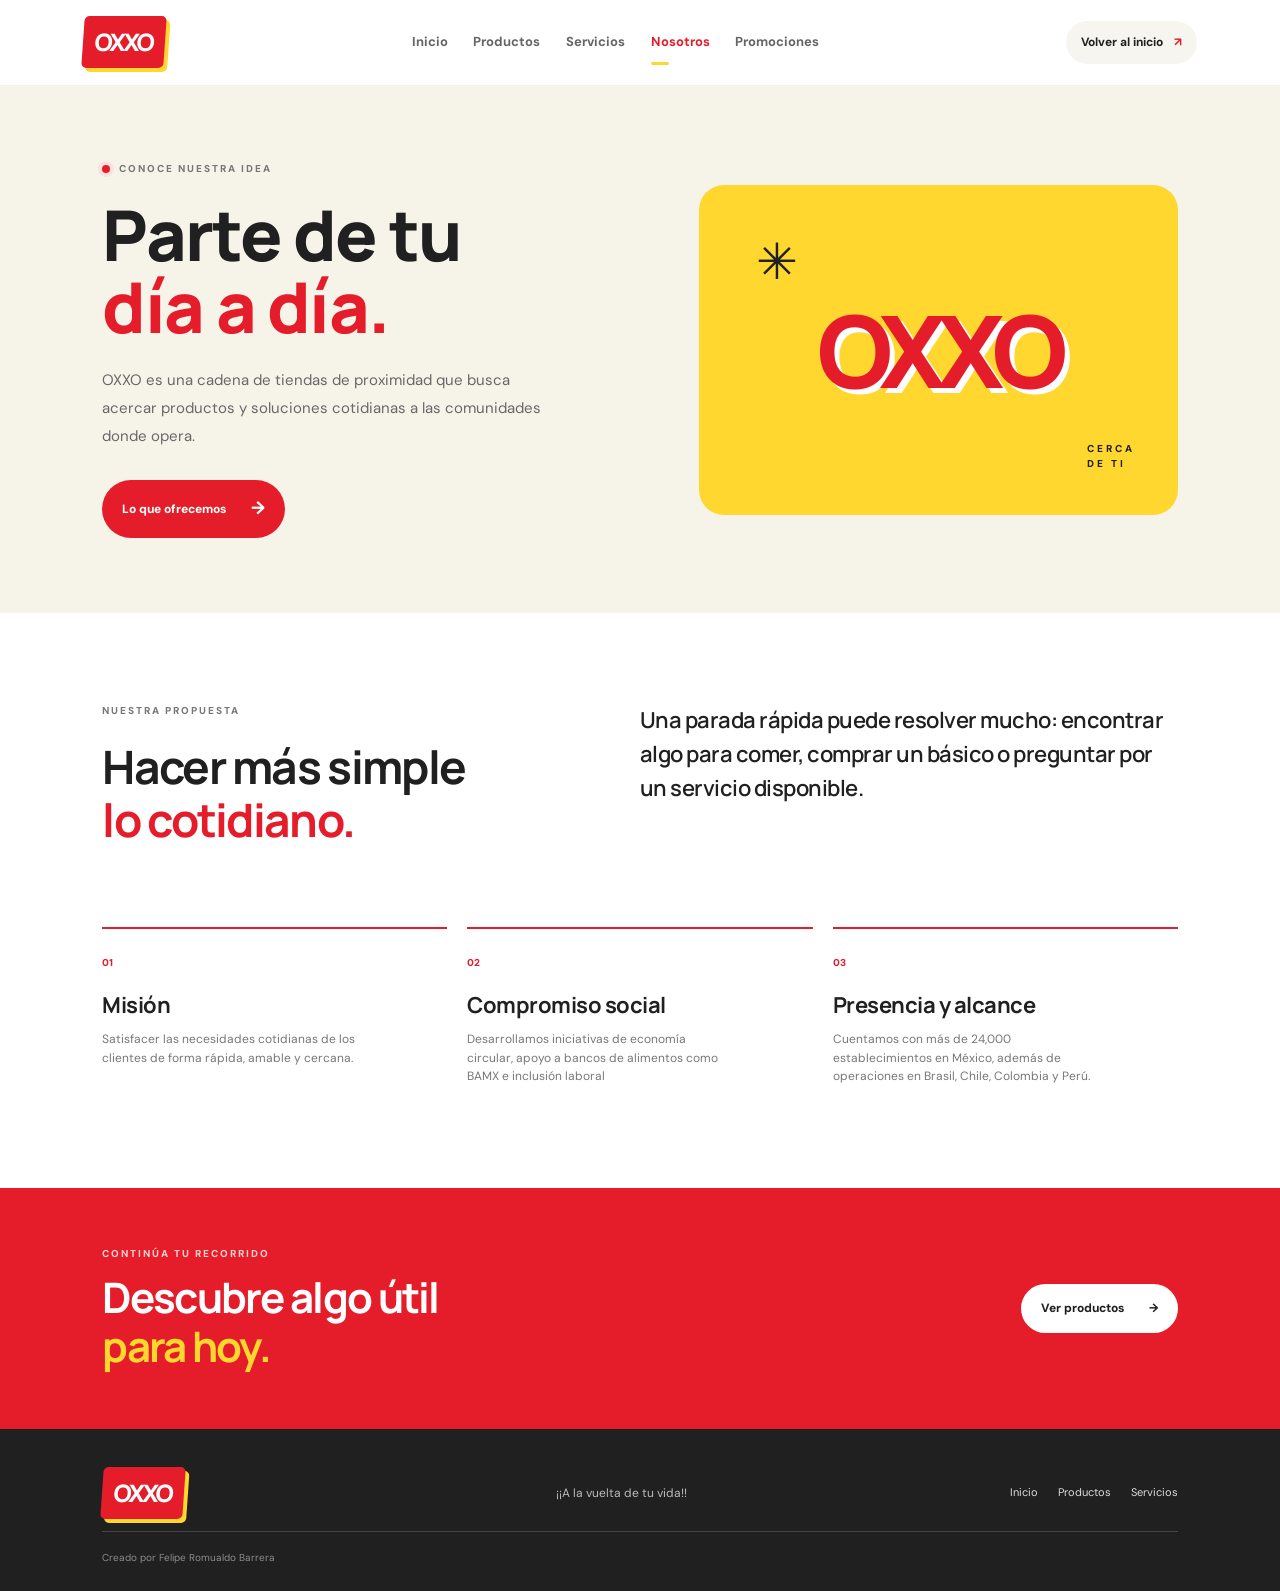
<file: nosotros.html>
<!DOCTYPE html>
<html lang="es"><head><meta charset="UTF-8"><meta name="viewport" content="width=device-width, initial-scale=1.0"><title>Nosotros | OXXO</title><link rel="stylesheet" href="css/estilos.css"></head><body>
<header class="site-header"><a class="brand" href="index.html"><span class="brand-mark">OXXO</span></a><button class="menu-toggle" aria-label="Abrir menú" aria-expanded="false">☰</button><nav class="main-nav"><a href="index.html">Inicio</a><a href="productos.html">Productos</a><a href="servicios.html">Servicios</a><a class="active" href="nosotros.html">Nosotros</a><a href="promociones.html">Promociones</a></nav><a class="header-cta" href="index.html">Volver al inicio <span>↗</span></a></header>
<main><section class="page-hero about-hero"><div><p class="eyebrow"><span class="dot"></span> CONOCE NUESTRA IDEA</p><h1>Parte de tu<br><em>día a día.</em></h1><p class="hero-text">OXXO es una cadena de tiendas de proximidad que busca acercar productos y soluciones cotidianas a las comunidades donde opera.</p><a class="btn btn-red" href="servicios.html">Lo que ofrecemos <span>→</span></a></div><div class="page-hero-art about-art"><span class="about-big">OXXO</span><span class="about-spark">✳</span><span class="about-caption">CERCA<br>DE TI</span></div></section>
<section class="section section-light"><div class="about-columns"><div><p class="eyebrow">NUESTRA PROPUESTA</p><h2>Hacer más simple<br><em>lo cotidiano.</em></h2></div><div><p class="large-copy">Una parada rápida puede resolver mucho: encontrar algo para comer, comprar un básico o preguntar por un servicio disponible.</p><p class="muted">&nbsp;</p>
</div></div><div class="values-grid"><article><span>01</span><h3>Misión</h3>
  <p>Satisfacer las necesidades cotidianas de los clientes de forma rápida, amable y cercana.</p>
</article><article><span>02</span><h3>Compromiso social</h3>
  <p>Desarrollamos iniciativas de economía circular, apoyo a bancos de alimentos como BAMX e inclusión laboral</p>
</article><article><span>03</span><h3>Presencia y alcance</h3>
  <p>Cuentamos con más de 24,000 establecimientos en México, además de operaciones en Brasil, Chile, Colombia y Perú.</p>
</article></div></section>
<section class="closing-band"><div><p class="eyebrow">CONTINÚA TU RECORRIDO</p><h2>Descubre algo útil<br><em>para hoy.</em></h2></div><a class="btn btn-light" href="productos.html">Ver productos <span>→</span></a></section></main><footer class="site-footer"><a class="brand" href="index.html"><span class="brand-mark">OXXO</span></a><p>¡¡A la vuelta de tu vida!!</p>
  <div class="footer-links"><a href="index.html">Inicio</a><a href="productos.html">Productos</a><a href="servicios.html">Servicios</a></div><small>Creado por Felipe Romualdo Barrera</small></footer><script src="js/main.js"></script></body></html>
</file>
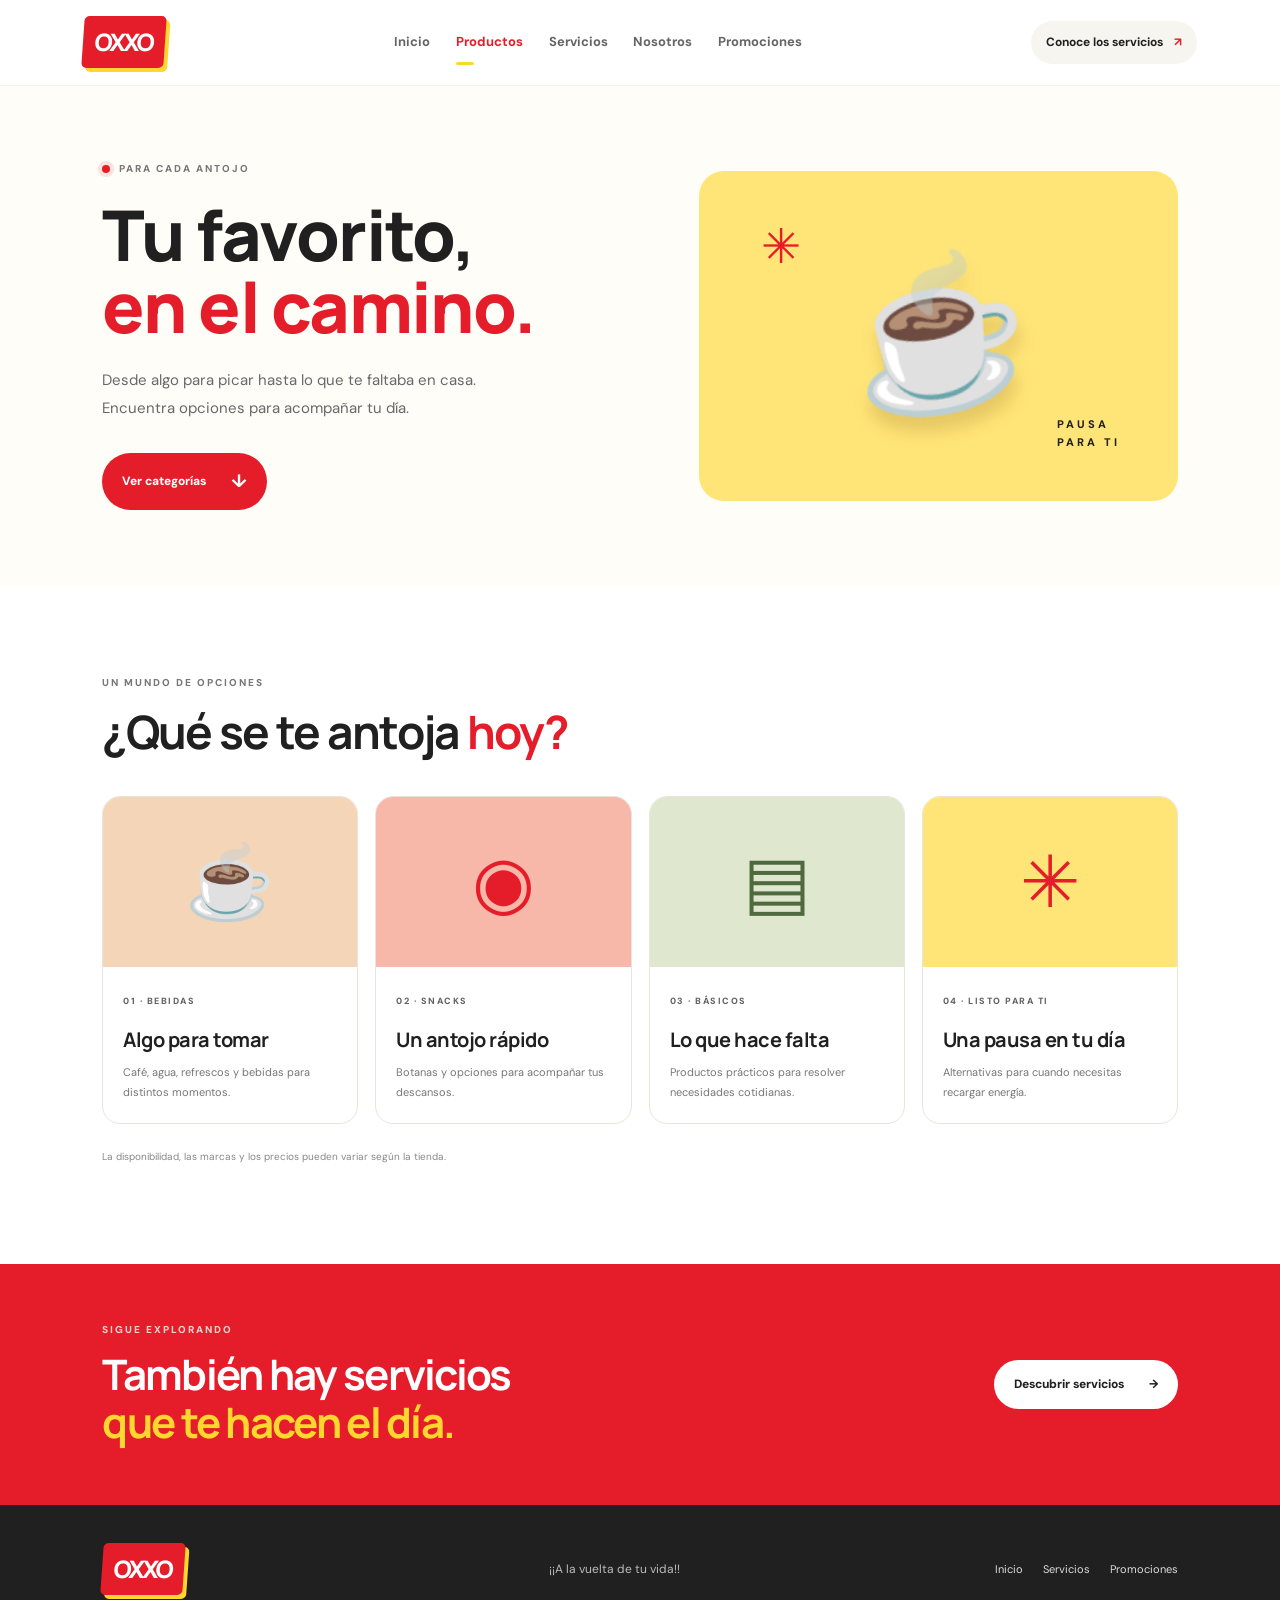
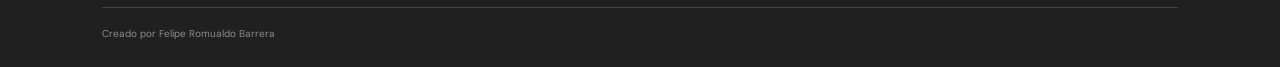
<file: productos.html>
<!DOCTYPE html>
<html lang="es"><head><meta charset="UTF-8"><meta name="viewport" content="width=device-width, initial-scale=1.0"><title>Productos | OXXO</title><link rel="stylesheet" href="css/estilos.css"></head><body>
<header class="site-header"><a class="brand" href="index.html"><span class="brand-mark">OXXO</span></a><button class="menu-toggle" aria-label="Abrir menú" aria-expanded="false">☰</button><nav class="main-nav"><a href="index.html">Inicio</a><a class="active" href="productos.html">Productos</a><a href="servicios.html">Servicios</a><a href="nosotros.html">Nosotros</a><a href="promociones.html">Promociones</a></nav><a class="header-cta" href="servicios.html">Conoce los servicios <span>↗</span></a></header>
<main><section class="page-hero product-hero"><div><p class="eyebrow"><span class="dot"></span> PARA CADA ANTOJO</p><h1>Tu favorito,<br><em>en el camino.</em></h1><p class="hero-text">Desde algo para picar hasta lo que te faltaba en casa. Encuentra opciones para acompañar tu día.</p><a class="btn btn-red" href="#catalogo">Ver categorías <span>↓</span></a></div><div class="page-hero-art product-art"><span class="big-emoji">☕</span><span class="art-label">PAUSA<br>PARA TI</span><span class="art-star">✳</span></div></section>
<section class="section section-light" id="catalogo"><div class="section-heading"><div><p class="eyebrow">UN MUNDO DE OPCIONES</p><h2>¿Qué se te antoja <em>hoy?</em></h2></div><p class="muted">&nbsp;</p>
</div><div class="catalog-grid">
<article class="catalog-card"><div class="catalog-art art-coffee">☕</div><div class="catalog-info"><span class="card-tag">01 · BEBIDAS</span><h3>Algo para tomar</h3><p>Café, agua, refrescos y bebidas para distintos momentos.</p></div></article>
<article class="catalog-card"><div class="catalog-art art-snack">◉</div><div class="catalog-info"><span class="card-tag">02 · SNACKS</span><h3>Un antojo rápido</h3><p>Botanas y opciones para acompañar tus descansos.</p></div></article>
<article class="catalog-card"><div class="catalog-art art-pantry">▤</div><div class="catalog-info"><span class="card-tag">03 · BÁSICOS</span><h3>Lo que hace falta</h3><p>Productos prácticos para resolver necesidades cotidianas.</p></div></article>
<article class="catalog-card"><div class="catalog-art art-ready">✳</div><div class="catalog-info"><span class="card-tag">04 · LISTO PARA TI</span><h3>Una pausa en tu día</h3><p>Alternativas para cuando necesitas recargar energía.</p></div></article></div><p class="disclaimer">La disponibilidad, las marcas y los precios pueden variar según la tienda.</p>
</section>
<section class="closing-band"><div><p class="eyebrow">SIGUE EXPLORANDO</p><h2>También hay servicios<br><em>que te hacen el día.</em></h2></div><a class="btn btn-light" href="servicios.html">Descubrir servicios <span>→</span></a></section></main>
<footer class="site-footer"><a class="brand" href="index.html"><span class="brand-mark">OXXO</span></a><p>¡¡A la vuelta de tu vida!!</p>
<div class="footer-links"><a href="index.html">Inicio</a><a href="servicios.html">Servicios</a><a href="promociones.html">Promociones</a></div><small>Creado por Felipe Romualdo Barrera</small></footer><script src="js/main.js"></script></body></html>
</file>
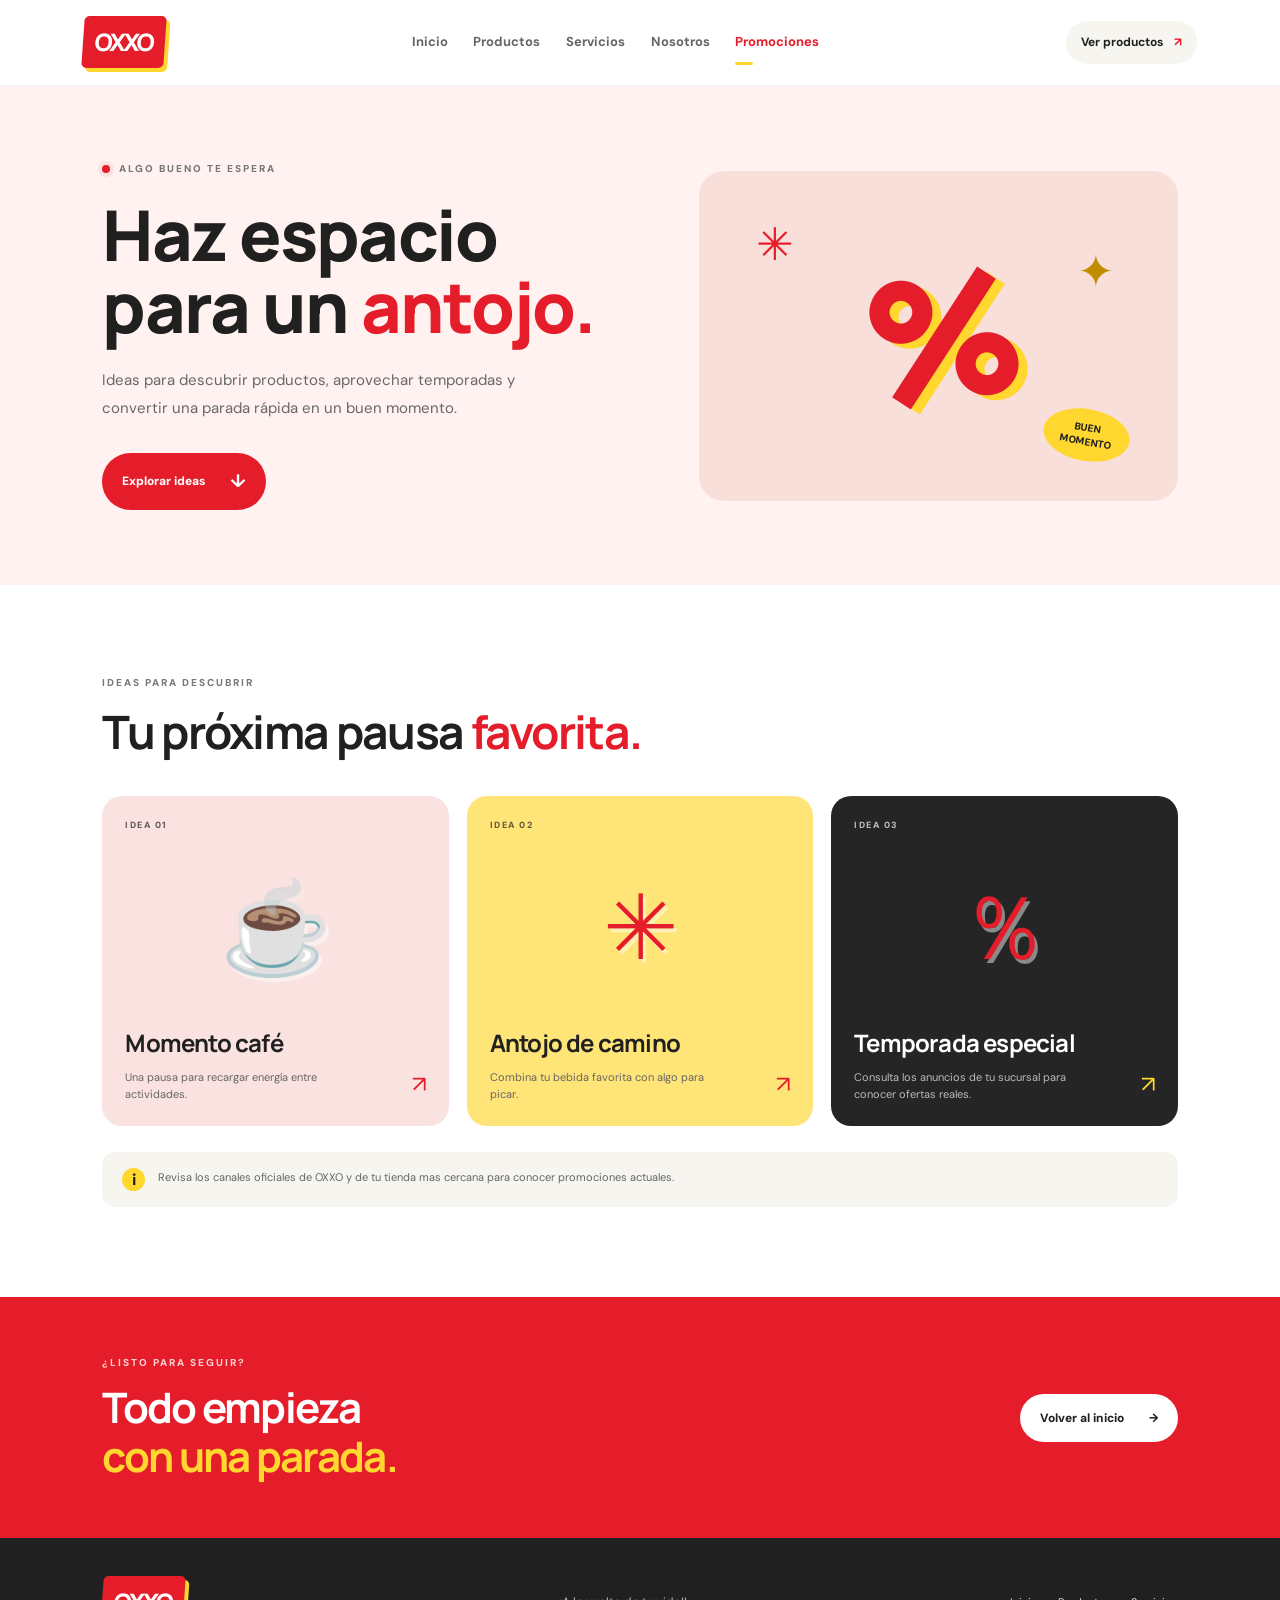
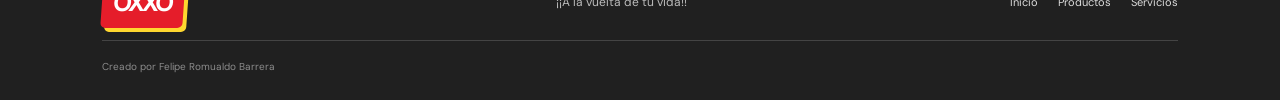
<file: promociones.html>
<!DOCTYPE html>
<html lang="es"><head><meta charset="UTF-8"><meta name="viewport" content="width=device-width, initial-scale=1.0"><title>Promociones | OXXO</title><link rel="stylesheet" href="css/estilos.css"></head><body>
<header class="site-header"><a class="brand" href="index.html"><span class="brand-mark">OXXO</span></a><button class="menu-toggle" aria-label="Abrir menú" aria-expanded="false">☰</button><nav class="main-nav"><a href="index.html">Inicio</a><a href="productos.html">Productos</a><a href="servicios.html">Servicios</a><a href="nosotros.html">Nosotros</a><a class="active" href="promociones.html">Promociones</a></nav><a class="header-cta" href="productos.html">Ver productos <span>↗</span></a></header>
<main><section class="page-hero promo-hero"><div><p class="eyebrow"><span class="dot"></span> ALGO BUENO TE ESPERA</p><h1>Haz espacio<br>para un <em>antojo.</em></h1><p class="hero-text">Ideas para descubrir productos, aprovechar temporadas y convertir una parada rápida en un buen momento.</p><a class="btn btn-red" href="#ideas">Explorar ideas <span>↓</span></a></div><div class="page-hero-art promo-hero-art"><span class="percent-mark">%</span><span class="promo-spark spark-a">✳</span><span class="promo-spark spark-b">✦</span><span class="promo-stamp">BUEN<br>MOMENTO</span></div></section>
<section class="section section-light" id="ideas"><div class="section-heading"><div><p class="eyebrow">IDEAS PARA DESCUBRIR</p><h2>Tu próxima pausa <em>favorita.</em></h2></div><p class="muted"></p></div><div class="promo-grid"><article class="promo-card promo-card-red"><span class="promo-label">IDEA 01</span><div class="promo-illustration">☕</div><div><h3>Momento café</h3><p>Una pausa para recargar energía entre actividades.</p></div><span class="promo-arrow">↗</span></article><article class="promo-card promo-card-yellow"><span class="promo-label">IDEA 02</span><div class="promo-illustration">✳</div><div><h3>Antojo de camino</h3><p>Combina tu bebida favorita con algo para picar.</p></div><span class="promo-arrow">↗</span></article><article class="promo-card promo-card-dark"><span class="promo-label">IDEA 03</span><div class="promo-illustration">％</div><div><h3>Temporada especial</h3><p>Consulta los anuncios de tu sucursal para conocer ofertas reales.</p></div><span class="promo-arrow">↗</span></article></div><div class="notice"><span>i</span><p>Revisa los canales oficiales de OXXO y de tu tienda mas cercana para conocer promociones actuales.</p></div></section>
<section class="closing-band"><div><p class="eyebrow">¿LISTO PARA SEGUIR?</p><h2>Todo empieza<br><em>con una parada.</em></h2></div><a class="btn btn-light" href="index.html">Volver al inicio <span>→</span></a></section></main><footer class="site-footer"><a class="brand" href="index.html"><span class="brand-mark">OXXO</span></a><p>¡¡A la vuelta de tu vida!!</p>
  <div class="footer-links"><a href="index.html">Inicio</a><a href="productos.html">Productos</a><a href="servicios.html">Servicios</a></div><small>Creado por Felipe Romualdo Barrera</small></footer><script src="js/main.js"></script></body></html>
</file>
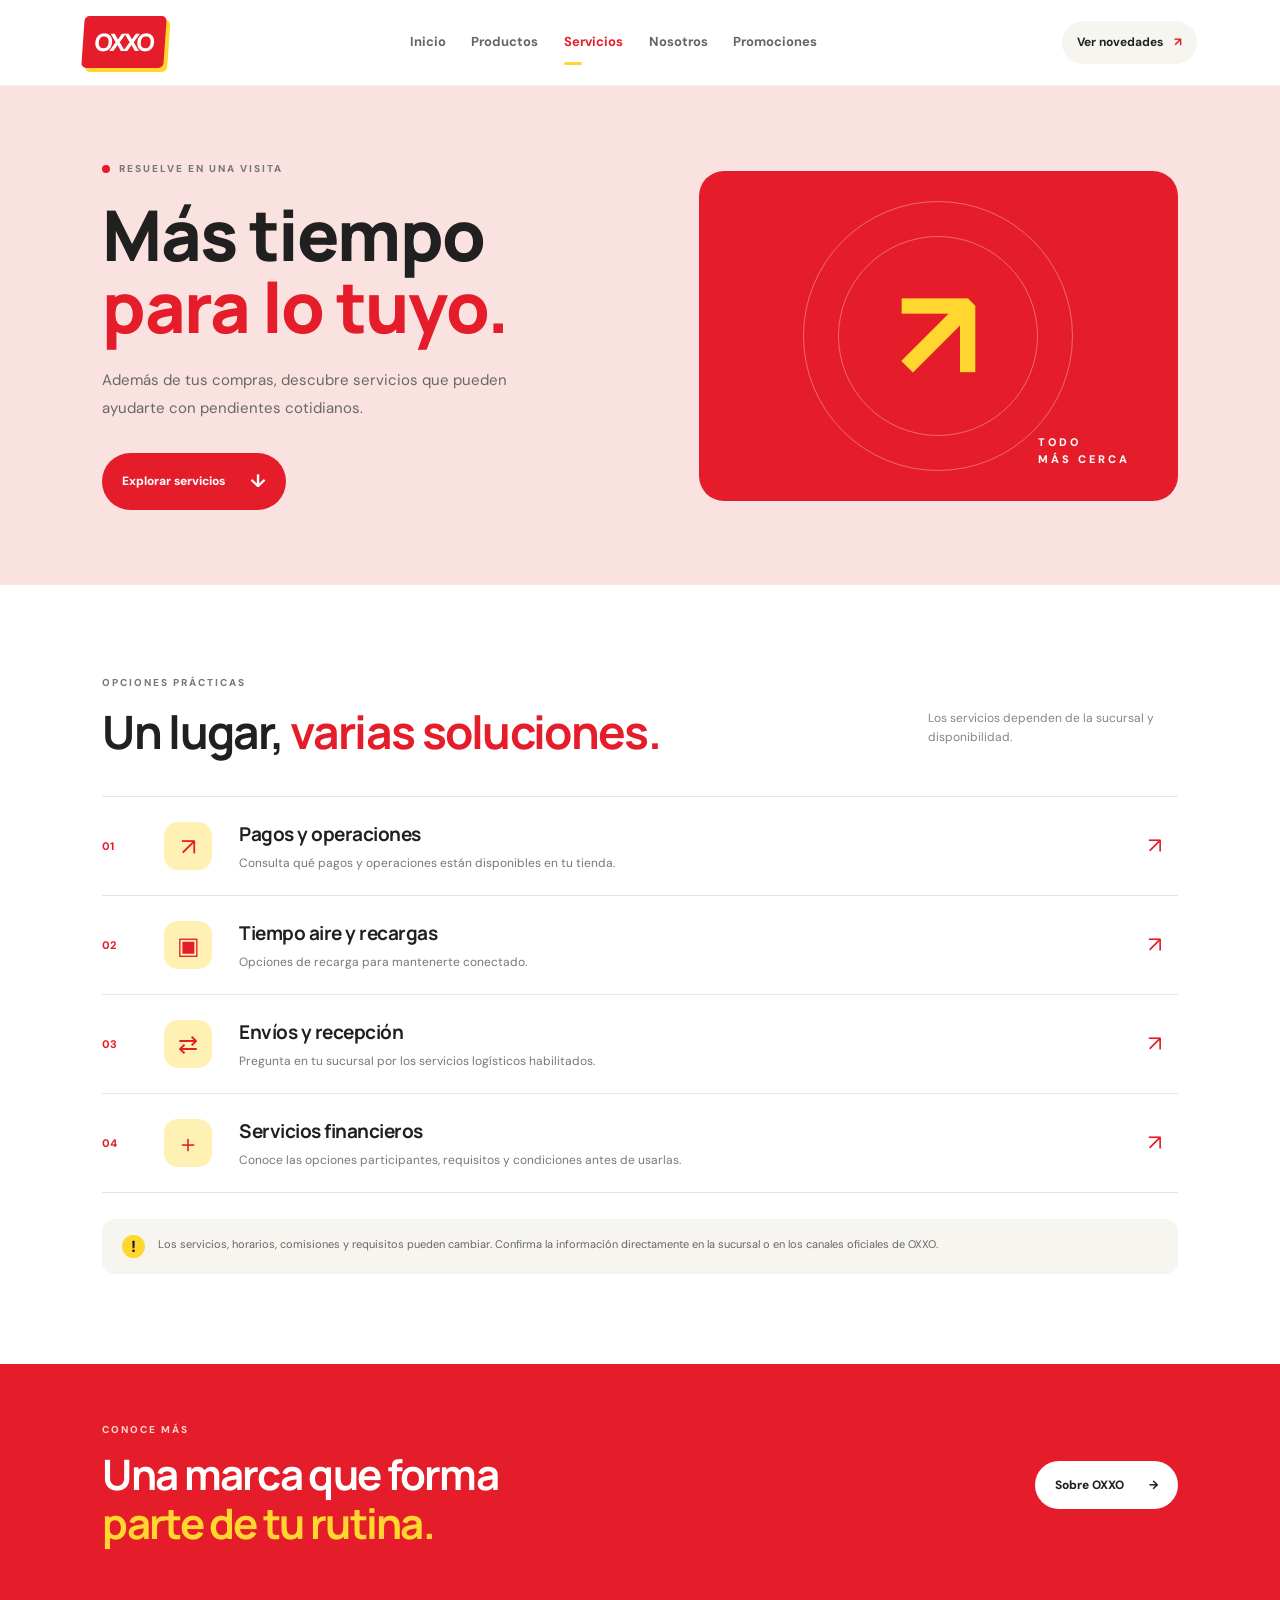
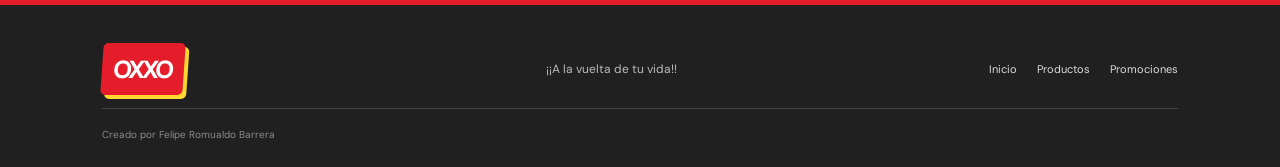
<file: servicios.html>
<!DOCTYPE html>
<html lang="es"><head><meta charset="UTF-8"><meta name="viewport" content="width=device-width, initial-scale=1.0"><title>Servicios | OXXO</title><link rel="stylesheet" href="css/estilos.css"></head><body>
<header class="site-header"><a class="brand" href="index.html"><span class="brand-mark">OXXO</span></a><button class="menu-toggle" aria-label="Abrir menú" aria-expanded="false">☰</button><nav class="main-nav"><a href="index.html">Inicio</a><a href="productos.html">Productos</a><a class="active" href="servicios.html">Servicios</a><a href="nosotros.html">Nosotros</a><a href="promociones.html">Promociones</a></nav><a class="header-cta" href="promociones.html">Ver novedades <span>↗</span></a></header>
<main><section class="page-hero services-hero"><div><p class="eyebrow"><span class="dot"></span> RESUELVE EN UNA VISITA</p><h1>Más tiempo<br><em>para lo tuyo.</em></h1><p class="hero-text">Además de tus compras, descubre servicios que pueden ayudarte con pendientes cotidianos.</p><a class="btn btn-red" href="#servicios">Explorar servicios <span>↓</span></a></div><div class="page-hero-art service-hero-art"><div class="orbit orbit-one"></div><div class="orbit orbit-two"></div><span class="service-symbol">↗</span><span class="service-caption">TODO<br>MÁS CERCA</span></div></section>
<section class="section section-light" id="servicios"><div class="section-heading"><div><p class="eyebrow">OPCIONES PRÁCTICAS</p><h2>Un lugar, <em>varias soluciones.</em></h2></div><p class="muted">Los servicios dependen de la sucursal y disponibilidad.</p></div><div class="service-list">
<article class="service-row"><span class="service-number">01</span><div class="service-icon">↗</div><div><h3>Pagos y operaciones</h3><p>Consulta qué pagos y operaciones están disponibles en tu tienda.</p></div><span class="row-arrow">↗</span></article>
<article class="service-row"><span class="service-number">02</span><div class="service-icon">▣</div><div><h3>Tiempo aire y recargas</h3><p>Opciones de recarga para mantenerte conectado.</p></div><span class="row-arrow">↗</span></article>
<article class="service-row"><span class="service-number">03</span><div class="service-icon">⇄</div><div><h3>Envíos y recepción</h3><p>Pregunta en tu sucursal por los servicios logísticos habilitados.</p></div><span class="row-arrow">↗</span></article>
<article class="service-row"><span class="service-number">04</span><div class="service-icon">＋</div><div><h3>Servicios financieros</h3><p>Conoce las opciones participantes, requisitos y condiciones antes de usarlas.</p></div><span class="row-arrow">↗</span></article></div><div class="notice"><span>!</span><p>Los servicios, horarios, comisiones y requisitos pueden cambiar. Confirma la información directamente en la sucursal o en los canales oficiales de OXXO.</p></div></section>
<section class="closing-band"><div><p class="eyebrow">CONOCE MÁS</p><h2>Una marca que forma<br><em>parte de tu rutina.</em></h2></div><a class="btn btn-light" href="nosotros.html">Sobre OXXO <span>→</span></a></section></main><footer class="site-footer"><a class="brand" href="index.html"><span class="brand-mark">OXXO</span></a><p>¡¡A la vuelta de tu vida!!</p>
  <div class="footer-links"><a href="index.html">Inicio</a><a href="productos.html">Productos</a><a href="promociones.html">Promociones</a></div><small>Creado por Felipe Romualdo Barrera</small></footer><script src="js/main.js"></script></body></html>
</file>
<file: css/estilos.css>
@import url('https://fonts.googleapis.com/css2?family=DM+Sans:wght@400;500;600;700&family=Manrope:wght@400;500;600;700;800&display=swap');
:root{--red:#e51d2a;--red-dark:#b91320;--yellow:#ffd72f;--ink:#202020;--muted:#737373;--cream:#fffdf7;--line:#e9e5dc;--green:#007a53;--radius:22px}*{box-sizing:border-box}html{scroll-behavior:smooth}body{margin:0;background:var(--cream);color:var(--ink);font-family:'DM Sans',Arial,sans-serif;line-height:1.55}a{color:inherit;text-decoration:none}.site-header{height:86px;padding:0 6.5%;display:flex;align-items:center;justify-content:space-between;gap:26px;background:#fff;position:sticky;top:0;z-index:20;border-bottom:1px solid rgba(20,20,20,.06)}.brand-mark{display:inline-flex;align-items:center;justify-content:center;background:var(--red);color:#fff;font-family:'Manrope',sans-serif;font-weight:800;letter-spacing:-2px;font-size:24px;padding:7px 12px 8px;border-radius:5px;box-shadow:4px 4px 0 var(--yellow);transform:skew(-4deg)}.main-nav{display:flex;align-items:center;gap:clamp(14px,2vw,30px)}.main-nav a{font-size:13px;font-weight:700;color:#656565;transition:color .2s;position:relative}.main-nav a:hover,.main-nav a.active{color:var(--red)}.main-nav a.active:after{content:'';height:3px;width:18px;background:var(--yellow);position:absolute;bottom:-12px;left:0;border-radius:4px}.header-cta{font-size:12px;font-weight:700;background:#f7f5ef;padding:12px 15px;border-radius:50px;white-space:nowrap}.header-cta span,.text-link span,.arrow-link span{color:var(--red);margin-left:8px}.menu-toggle{display:none;border:0;background:none;font-size:25px}.hero{padding:72px 8% 65px;display:grid;grid-template-columns:1fr 1fr;gap:5%;align-items:center;min-height:570px;overflow:hidden}.hero-copy{max-width:560px}.eyebrow{font-size:10px;letter-spacing:2px;font-weight:800;color:#777;margin:0 0 21px;display:flex;align-items:center;gap:9px}.dot{width:8px;height:8px;border-radius:50%;background:var(--red);display:inline-block;box-shadow:0 0 0 4px #fbe2df}h1,h2,h3,p{margin-top:0}h1,h2,h3{font-family:'Manrope',sans-serif;letter-spacing:-1.7px}h1{font-size:clamp(48px,6vw,76px);line-height:1.04;margin-bottom:24px;font-weight:800}h1 em,h2 em{font-style:normal;color:var(--red)}.hero-text{color:#686868;max-width:440px;font-size:15px;line-height:1.85;margin-bottom:30px}.hero-actions{display:flex;align-items:center;gap:25px;flex-wrap:wrap}.btn{display:inline-flex;align-items:center;gap:25px;border-radius:50px;padding:15px 20px;font-size:12px;font-weight:800;transition:transform .2s,box-shadow .2s}.btn:hover{transform:translateY(-3px);box-shadow:0 8px 20px #0002}.btn-red{background:var(--red);color:#fff}.btn-red span{font-size:18px}.btn-light{background:#fff;color:var(--ink)}.text-link,.arrow-link{font-size:12px;font-weight:800}.hero-note{display:flex;align-items:center;gap:10px;margin-top:48px;color:#777;font-size:11px}.note-icon{width:26px;height:26px;display:grid;place-items:center;background:#fff1b4;border-radius:50%;color:#9a7100}.hero-visual{height:425px;position:relative;display:grid;place-items:center}.sun-shape{position:absolute;width:360px;height:360px;background:var(--yellow);border-radius:50%;right:3%;top:1%;opacity:.9}.hero-photo{width:78%;height:85%;position:relative;border-radius:48% 48% 20px 20px;background:linear-gradient(180deg,#efb46f 0%,#e9a66a 34%,#c8d2c3 35%,#a8b7a2 100%);overflow:hidden;box-shadow:0 25px 50px #6a441a20}.hero-photo:before{content:'OXXO';position:absolute;top:30%;left:10%;right:10%;height:25%;display:grid;place-items:center;background:var(--red);color:white;font-family:'Manrope';font-size:clamp(35px,5vw,65px);font-weight:800;letter-spacing:-5px;border:8px solid white;box-shadow:0 10px 0 #ffd72f}.hero-photo:after{content:'';position:absolute;left:15%;right:15%;bottom:0;height:37%;background:repeating-linear-gradient(90deg,#292b2b 0 2px,#8b9d8d 2px 31%,#252929 31% 33%);border-top:10px solid #e6e2d8;opacity:.8}.floating-card{position:absolute;bottom:16%;left:0;background:#fff;border-radius:14px;padding:14px 18px;display:flex;gap:12px;align-items:center;box-shadow:0 15px 40px #0002}.float-icon{background:#fff1b4;border-radius:10px;padding:9px;color:var(--red);font-size:23px}.floating-card strong,.floating-card small{display:block}.floating-card strong{font-size:12px}.floating-card small{font-size:10px;color:#888;margin-top:3px}.vertical-label{position:absolute;right:0;top:35%;writing-mode:vertical-rl;font-size:9px;letter-spacing:3px;font-weight:800;color:#5c4d00}.quick-strip{display:grid;grid-template-columns:repeat(3,1fr);margin:0 8%;border-top:1px solid var(--line);border-bottom:1px solid var(--line);padding:22px 0}.quick-strip>div{display:grid;grid-template-columns:36px 1fr;column-gap:12px;align-items:center;border-right:1px solid var(--line);padding:0 25px}.quick-strip>div:first-child{padding-left:0}.quick-strip>div:last-child{border:0}.strip-num{grid-row:span 2;color:var(--red);font-size:11px;font-weight:800}.quick-strip strong{font-size:12px}.quick-strip small{font-size:10px;color:#888}.section{padding:90px 8%}.section-light{background:#fff}.section-heading{display:flex;align-items:end;justify-content:space-between;gap:25px;margin-bottom:38px}.section-heading .eyebrow{margin-bottom:14px}h2{font-size:clamp(30px,4vw,46px);line-height:1.16;margin-bottom:0}.muted{color:#858585;font-size:12px;max-width:250px}.feature-grid{display:grid;grid-template-columns:repeat(3,1fr);gap:18px}.feature-card{min-height:335px;border-radius:var(--radius);padding:25px;position:relative;overflow:hidden;display:flex;flex-direction:column;justify-content:space-between;transition:transform .2s}.feature-card:hover,.catalog-card:hover,.promo-card:hover{transform:translateY(-5px)}.feature-red{background:#f9e2df}.feature-yellow{background:#ffe680}.feature-dark{background:#242424;color:#fff}.feature-index,.card-tag,.promo-label{font-size:9px;letter-spacing:1.5px;font-weight:800;opacity:.7}.feature-card h3{font-size:28px;line-height:1.15;margin:22px 0 10px;letter-spacing:-1px;position:relative;z-index:2}.feature-card p{font-size:11px;line-height:1.7;max-width:190px;color:#676767;position:relative;z-index:2}.feature-dark p{color:#bbb}.circle-arrow{width:34px;height:34px;border-radius:50%;display:grid;place-items:center;background:#fff;font-size:18px;color:var(--red);position:relative;z-index:2}.feature-art{position:absolute;right:14px;bottom:25px;width:120px;height:120px;opacity:.8}.snack-art span{position:absolute;display:grid;place-items:center;border-radius:50%;width:60px;height:60px;background:#fff;font-size:35px;box-shadow:0 8px 20px #0001}.snack-art span:nth-child(1){right:12px;bottom:12px}.snack-art span:nth-child(2){right:60px;bottom:58px;color:var(--red);background:var(--yellow)}.snack-art span:nth-child(3){right:66px;bottom:3px;color:var(--red)}.service-art span{position:absolute;display:grid;place-items:center;width:60px;height:60px;border-radius:18px;background:#fff;color:var(--red);font-size:35px;box-shadow:0 8px 18px #0001}.service-art span:nth-child(1){right:0;bottom:5px}.service-art span:nth-child(2){right:48px;bottom:48px;background:var(--red);color:#fff}.service-art span:nth-child(3){right:58px;bottom:0}.promo-art span{position:absolute;right:0;bottom:0;font-size:100px;color:var(--yellow);font-weight:800}.promo-art span:nth-child(2){font-size:44px;right:75px;bottom:70px;color:var(--red)}.closing-band{background:var(--red);color:#fff;padding:58px 8%;display:flex;align-items:center;justify-content:space-between;gap:25px}.closing-band .eyebrow{color:#ffd1cf;margin-bottom:12px}.closing-band h2{font-size:clamp(28px,4vw,42px)}.closing-band h2 em{color:var(--yellow)}.site-footer{padding:38px 8% 25px;background:#202020;color:#fff;display:grid;grid-template-columns:1fr 1fr auto;gap:12px;align-items:center}.site-footer p{font-size:12px;color:#bbb;margin:0}.footer-links{display:flex;gap:20px;font-size:11px;color:#ddd}.site-footer small{grid-column:1/-1;border-top:1px solid #444;padding-top:18px;color:#8c8c8c;font-size:10px}.page-hero{padding:75px 8%;display:grid;grid-template-columns:1fr .9fr;gap:6%;align-items:center;min-height:440px;overflow:hidden}.page-hero h1{font-size:clamp(48px,6vw,70px)}.page-hero-art{height:330px;border-radius:25px;position:relative;overflow:hidden;display:grid;place-items:center}.product-art{background:#ffe477}.big-emoji{font-size:145px;filter:drop-shadow(0 15px 8px #7c520c30);transform:rotate(-10deg)}.art-label{position:absolute;right:12%;bottom:15%;font-size:11px;letter-spacing:3px;font-weight:800;line-height:1.6}.art-star{position:absolute;top:12%;left:13%;font-size:48px;color:var(--red)}.services-hero{background:#f9e2df}.service-hero-art{background:var(--red)}.orbit{position:absolute;border:1px solid #ffffff55;border-radius:50%;width:270px;height:270px}.orbit-two{width:200px;height:200px}.service-symbol{font-size:130px;color:var(--yellow);font-weight:700;z-index:1}.service-caption{position:absolute;right:10%;bottom:10%;font-size:11px;color:#fff;letter-spacing:3px;font-weight:800}.about-hero{background:#f6f3e9}.about-art{background:var(--yellow)}.about-big{font-family:'Manrope';font-size:clamp(55px,8vw,100px);font-weight:800;letter-spacing:-9px;color:var(--red);text-shadow:5px 5px white}.about-spark{position:absolute;left:12%;top:12%;font-size:50px}.about-caption{position:absolute;right:9%;bottom:13%;font-size:10px;letter-spacing:3px;font-weight:800}.promo-hero{background:#fff2f0}.promo-hero-art{background:#f9dfda}.percent-mark{font-size:175px;font-family:'Manrope';font-weight:800;color:var(--red);letter-spacing:-12px;transform:rotate(-12deg);text-shadow:7px 7px var(--yellow)}.promo-spark{position:absolute;color:var(--red);font-size:45px}.spark-a{top:12%;left:12%}.spark-b{right:13%;top:20%;color:#c18d00}.promo-stamp{position:absolute;right:10%;bottom:12%;background:var(--yellow);padding:12px 17px;border-radius:50%;font-size:10px;font-weight:800;line-height:1.4;text-align:center;transform:rotate(10deg)}.catalog-grid{display:grid;grid-template-columns:repeat(4,1fr);gap:17px}.catalog-card{border:1px solid var(--line);border-radius:18px;overflow:hidden;transition:transform .2s;background:#fff}.catalog-art{height:170px;display:grid;place-items:center;font-size:72px}.art-coffee{background:#f5d5b7}.art-snack{background:#f7b7a9;color:var(--red)}.art-pantry{background:#dfe7cf;color:#4e6a3e}.art-ready{background:#ffe477;color:var(--red)}.catalog-info{padding:20px}.catalog-info h3{font-size:20px;letter-spacing:-.5px;margin:12px 0 8px}.catalog-info p{font-size:11px;color:#777;line-height:1.8;margin-bottom:0}.disclaimer{font-size:10px;color:#888;margin-top:25px}.service-list{border-top:1px solid var(--line)}.service-row{display:grid;grid-template-columns:42px 55px 1fr 30px;align-items:center;gap:20px;padding:23px 0;border-bottom:1px solid var(--line)}.service-number{font-size:11px;font-weight:800;color:var(--red)}.service-icon{height:48px;width:48px;background:#fff1b4;border-radius:14px;display:grid;place-items:center;color:var(--red);font-size:24px}.service-row h3{font-size:19px;letter-spacing:-.5px;margin:0 0 4px}.service-row p{font-size:12px;color:#777;margin:0}.row-arrow{font-size:22px;color:var(--red)}.notice{margin-top:26px;padding:16px 20px;background:#f7f5ef;border-radius:13px;display:flex;gap:13px;align-items:start}.notice span{width:23px;height:23px;border-radius:50%;background:var(--yellow);display:grid;place-items:center;font-weight:800;flex-shrink:0}.notice p{font-size:11px;color:#666;margin:1px 0 0}.about-columns{display:grid;grid-template-columns:.8fr 1fr;gap:10%;align-items:start}.large-copy{font-family:'Manrope';font-weight:600;font-size:22px;line-height:1.55;letter-spacing:-.5px}.about-columns .muted{max-width:470px;line-height:1.9}.values-grid{display:grid;grid-template-columns:repeat(3,1fr);gap:20px;margin-top:65px}.values-grid article{border-top:2px solid var(--red);padding:20px 10px 0 0}.values-grid span{font-size:10px;color:var(--red);font-weight:800}.values-grid h3{font-size:22px;margin:14px 0 8px;letter-spacing:-.5px}.values-grid p{font-size:12px;color:#777;max-width:260px}.promo-grid{display:grid;grid-template-columns:repeat(3,1fr);gap:18px}.promo-card{min-height:330px;border-radius:20px;padding:23px;position:relative;display:flex;flex-direction:column;justify-content:space-between;transition:transform .2s;overflow:hidden}.promo-card-red{background:#f9e2df}.promo-card-yellow{background:#ffe477}.promo-card-dark{background:#252525;color:#fff}.promo-illustration{font-size:90px;text-align:center;line-height:1.1;color:var(--red);text-shadow:3px 4px #fff7}.promo-card h3{font-size:24px;letter-spacing:-.8px;margin-bottom:8px}.promo-card p{font-size:11px;color:#666;max-width:240px;margin-bottom:0}.promo-card-dark p{color:#bbb}.promo-arrow{position:absolute;right:23px;bottom:24px;font-size:23px;color:var(--red)}.promo-card-dark .promo-arrow{color:var(--yellow)}
@media(max-width:950px){.site-header{padding:0 4%;gap:12px}.main-nav{gap:13px}.main-nav a{font-size:11px}.header-cta{display:none}.hero,.page-hero{padding-left:6%;padding-right:6%;gap:3%}.hero-visual{height:360px}.feature-card{padding:20px;min-height:320px}.catalog-grid{grid-template-columns:repeat(2,1fr)}}@media(max-width:700px){.site-header{height:72px;padding:0 6%}.menu-toggle{display:block;margin-left:auto}.main-nav{display:none;position:absolute;top:71px;left:0;right:0;background:#fff;padding:18px 6% 25px;box-shadow:0 15px 20px #0001;flex-direction:column;align-items:flex-start;gap:18px}.main-nav.open{display:flex}.main-nav a{font-size:14px}.main-nav a.active:after{bottom:-5px}.hero,.page-hero{grid-template-columns:1fr;padding:55px 7% 45px}.hero h1,.page-hero h1{font-size:54px}.hero-visual{height:330px;margin-top:20px}.sun-shape{width:280px;height:280px}.hero-photo{width:72%;height:90%}.quick-strip{margin:0 7%;grid-template-columns:1fr;gap:0}.quick-strip>div,.quick-strip>div:first-child{padding:14px 0;border-right:0;border-bottom:1px solid var(--line)}.quick-strip>div:last-child{border-bottom:0}.section{padding:60px 7%}.section-heading{align-items:flex-start;flex-direction:column}.feature-grid,.promo-grid{grid-template-columns:1fr}.feature-card{min-height:285px}.closing-band{padding:42px 7%;align-items:flex-start;flex-direction:column}.site-footer{padding:32px 7%;grid-template-columns:1fr 1fr}.site-footer p{grid-column:1/-1;grid-row:2}.footer-links{grid-column:1/-1;flex-wrap:wrap}.site-footer small{grid-column:1/-1}.page-hero-art{height:280px}.service-row{grid-template-columns:28px 44px 1fr 20px;gap:10px}.service-icon{width:40px;height:40px}.service-row h3{font-size:16px}.service-row p{font-size:11px}.about-columns{grid-template-columns:1fr;gap:25px}.values-grid{grid-template-columns:1fr;gap:10px;margin-top:35px}.values-grid article{padding:16px 0}.catalog-grid{grid-template-columns:1fr 1fr;gap:12px}.catalog-art{height:130px}.catalog-info{padding:14px}.catalog-info h3{font-size:17px}.catalog-info p{font-size:10px}.catalog-info .card-tag{font-size:8px}}@media(max-width:390px){.catalog-grid{grid-template-columns:1fr}.hero h1,.page-hero h1{font-size:47px}.hero-actions{gap:15px}.btn{padding:13px 16px}}

/* Galería de video: el contenido se reproduce desde YouTube y no se almacena en el sitio. */
.video-section{background:#f7f5ef}.video-intro{font-size:13px;color:#777;max-width:500px;line-height:1.8;margin:18px 0 0}.video-frame-wrap{width:min(100%,900px);margin:0 auto;background:#202020;border-radius:20px;overflow:hidden;box-shadow:0 18px 45px #0002;aspect-ratio:16/9}.video-frame-wrap iframe{display:block;width:100%;height:100%;border:0}.video-caption{width:min(100%,900px);margin:14px auto 0;color:#777;font-size:11px}


/* Galería de videos OXXO: los reproductores se cargan desde YouTube. */
.video-gallery{width:min(100%,1100px);margin:0 auto;display:grid;grid-template-columns:minmax(0,1fr) 285px;gap:22px;align-items:start}
.video-main-column{min-width:0}
.video-frame-wrap{width:100%;margin:0;background:#202020;border-radius:18px;overflow:hidden;box-shadow:0 18px 45px #0002;aspect-ratio:16/9}
.video-frame-wrap iframe{display:block;width:100%;height:100%;border:0}
.video-current-info{padding:17px 3px 0}
.video-current-info h3{font-size:21px;letter-spacing:-.5px;margin:0 0 7px}
.video-current-info p{font-size:12px;color:#777;margin:0 0 8px}
.video-current-info a{font-size:11px;font-weight:800;color:var(--red)}
.video-playlist{display:flex;flex-direction:column;gap:12px}
.video-thumb{position:relative;width:100%;display:grid;grid-template-columns:112px 1fr;gap:12px;align-items:center;text-align:left;padding:8px;border:1px solid #e7e1d7;border-radius:13px;background:#fff;cursor:pointer;color:var(--ink);transition:border-color .2s,transform .2s,box-shadow .2s}
.video-thumb:hover{transform:translateY(-2px);box-shadow:0 8px 20px #00000010}
.video-thumb.is-active{border:2px solid var(--red);background:#fffaf0}
.video-thumb img{display:block;width:112px;aspect-ratio:16/9;object-fit:cover;border-radius:7px;background:#ddd}
.thumb-copy strong,.thumb-copy small{display:block}
.thumb-copy strong{font-size:11px;line-height:1.35}
.thumb-copy small{font-size:9px;color:#888;margin-top:5px}
.thumb-play{position:absolute;left:48px;top:50%;transform:translate(-50%,-50%);width:25px;height:25px;display:grid;place-items:center;border-radius:50%;background:#e51d2a;color:#fff;font-size:10px;padding-left:2px;box-shadow:0 2px 8px #0004}
.video-caption{width:min(100%,1100px);margin:15px auto 0;color:#777;font-size:10px;line-height:1.6}
@media(max-width:850px){.video-gallery{grid-template-columns:1fr}.video-playlist{display:grid;grid-template-columns:repeat(3,minmax(0,1fr))}.video-thumb{grid-template-columns:1fr;gap:7px}.video-thumb img{width:100%}.thumb-play{left:50%;top:38%}.thumb-copy strong{font-size:10px}}
@media(max-width:520px){.video-playlist{grid-template-columns:1fr}.video-thumb{grid-template-columns:112px 1fr}.thumb-play{left:48px;top:50%}.video-current-info h3{font-size:18px}}
</file>
